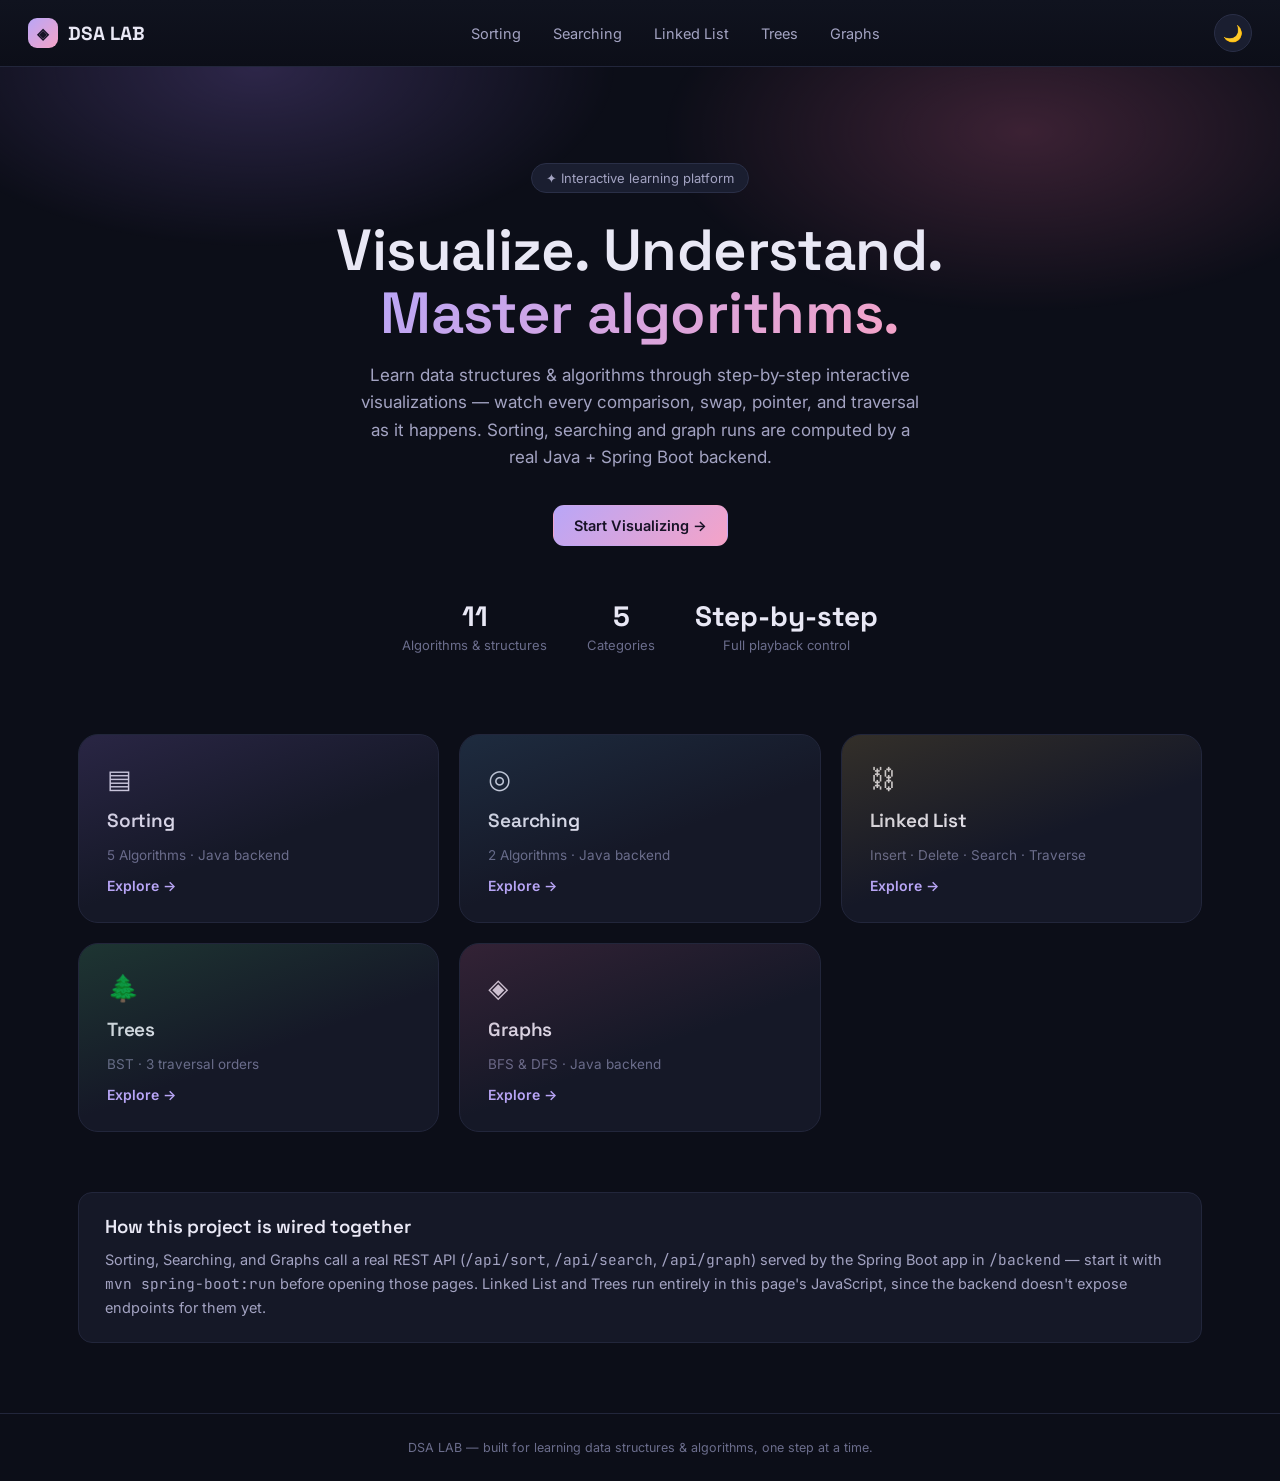
<file: frontend/index.html>
<!DOCTYPE html>
<html lang="en">
<head>
<meta charset="UTF-8">
<meta name="viewport" content="width=device-width, initial-scale=1.0">
<title>DSA LAB — Visualize. Understand. Master.</title>
<link rel="preconnect" href="https://fonts.googleapis.com">
<link rel="preconnect" href="https://fonts.gstatic.com" crossorigin>
<link href="https://fonts.googleapis.com/css2?family=Space+Grotesk:wght@400;500;600;700&family=Inter:wght@400;500;600;700&family=JetBrains+Mono:wght@400;500;600&display=swap" rel="stylesheet">
<link rel="stylesheet" href="css/style.css">
<link rel="stylesheet" href="css/dashboard.css">
</head>
<body>
<div class="shell">
  <header class="topbar">
    <a class="brand" href="index.html"><span class="mark">◈</span> DSA LAB</a>
    <nav class="mainnav" id="mainnav">
      <a href="pages/sorting.html" data-nav="sorting">Sorting</a>
      <a href="pages/searching.html" data-nav="searching">Searching</a>
      <a href="pages/linked-list.html" data-nav="linked-list">Linked List</a>
      <a href="pages/trees.html" data-nav="trees">Trees</a>
      <a href="pages/graphs.html" data-nav="graphs">Graphs</a>
    </nav>
    <div style="display:flex;align-items:center;">
      <button class="nav-toggle" onclick="toggleNav()" aria-label="Menu">☰</button>
      <button class="theme-toggle" id="themeToggle" onclick="toggleTheme()" aria-label="Toggle theme">🌙</button>
    </div>
  </header>

  <main class="viewport">
    <section class="hero">
      <div class="eyebrow-badge">✦ Interactive learning platform</div>
      <h1>Visualize. Understand.<br><span class="grad">Master algorithms.</span></h1>
      <p>Learn data structures &amp; algorithms through step-by-step interactive visualizations — watch every comparison, swap, pointer, and traversal as it happens. Sorting, searching and graph runs are computed by a real Java + Spring Boot backend.</p>
      <a class="btn btn-primary" href="pages/sorting.html">Start Visualizing →</a>
      <div class="hero-stats">
        <div class="hero-stat"><b>11</b><span>Algorithms &amp; structures</span></div>
        <div class="hero-stat"><b>5</b><span>Categories</span></div>
        <div class="hero-stat"><b>Step-by-step</b><span>Full playback control</span></div>
      </div>
    </section>

    <section class="cat-grid">
      <a class="cat-card sorting" href="pages/sorting.html">
        <div class="icon">▤</div>
        <h3>Sorting</h3>
        <div class="count">5 Algorithms · Java backend</div>
        <div class="go">Explore →</div>
      </a>
      <a class="cat-card searching" href="pages/searching.html">
        <div class="icon">◎</div>
        <h3>Searching</h3>
        <div class="count">2 Algorithms · Java backend</div>
        <div class="go">Explore →</div>
      </a>
      <a class="cat-card linked" href="pages/linked-list.html">
        <div class="icon">⛓</div>
        <h3>Linked List</h3>
        <div class="count">Insert · Delete · Search · Traverse</div>
        <div class="go">Explore →</div>
      </a>
      <a class="cat-card trees" href="pages/trees.html">
        <div class="icon">🌲</div>
        <h3>Trees</h3>
        <div class="count">BST · 3 traversal orders</div>
        <div class="go">Explore →</div>
      </a>
      <a class="cat-card graphs" href="pages/graphs.html">
        <div class="icon">◈</div>
        <h3>Graphs</h3>
        <div class="count">BFS &amp; DFS · Java backend</div>
        <div class="go">Explore →</div>
      </a>
    </section>

    <div class="container" style="padding-bottom:70px;">
      <div class="card" style="padding:22px 26px;">
        <h3 style="margin-bottom:10px;">How this project is wired together</h3>
        <p style="color:var(--text-dim);font-size:14.5px;line-height:1.65;margin:0;">
          Sorting, Searching, and Graphs call a real REST API (<code class="mono">/api/sort</code>, <code class="mono">/api/search</code>, <code class="mono">/api/graph</code>) served by the Spring Boot app in <code class="mono">/backend</code> — start it with <code class="mono">mvn spring-boot:run</code> before opening those pages. Linked List and Trees run entirely in this page's JavaScript, since the backend doesn't expose endpoints for them yet.
        </p>
      </div>
    </div>
  </main>

  <footer class="site-footer">DSA LAB — built for learning data structures &amp; algorithms, one step at a time.</footer>
</div>

<script src="js/app.js"></script>
<script>document.addEventListener('DOMContentLoaded', () => markActiveNav(''));</script>
</body>
</html>
</file>
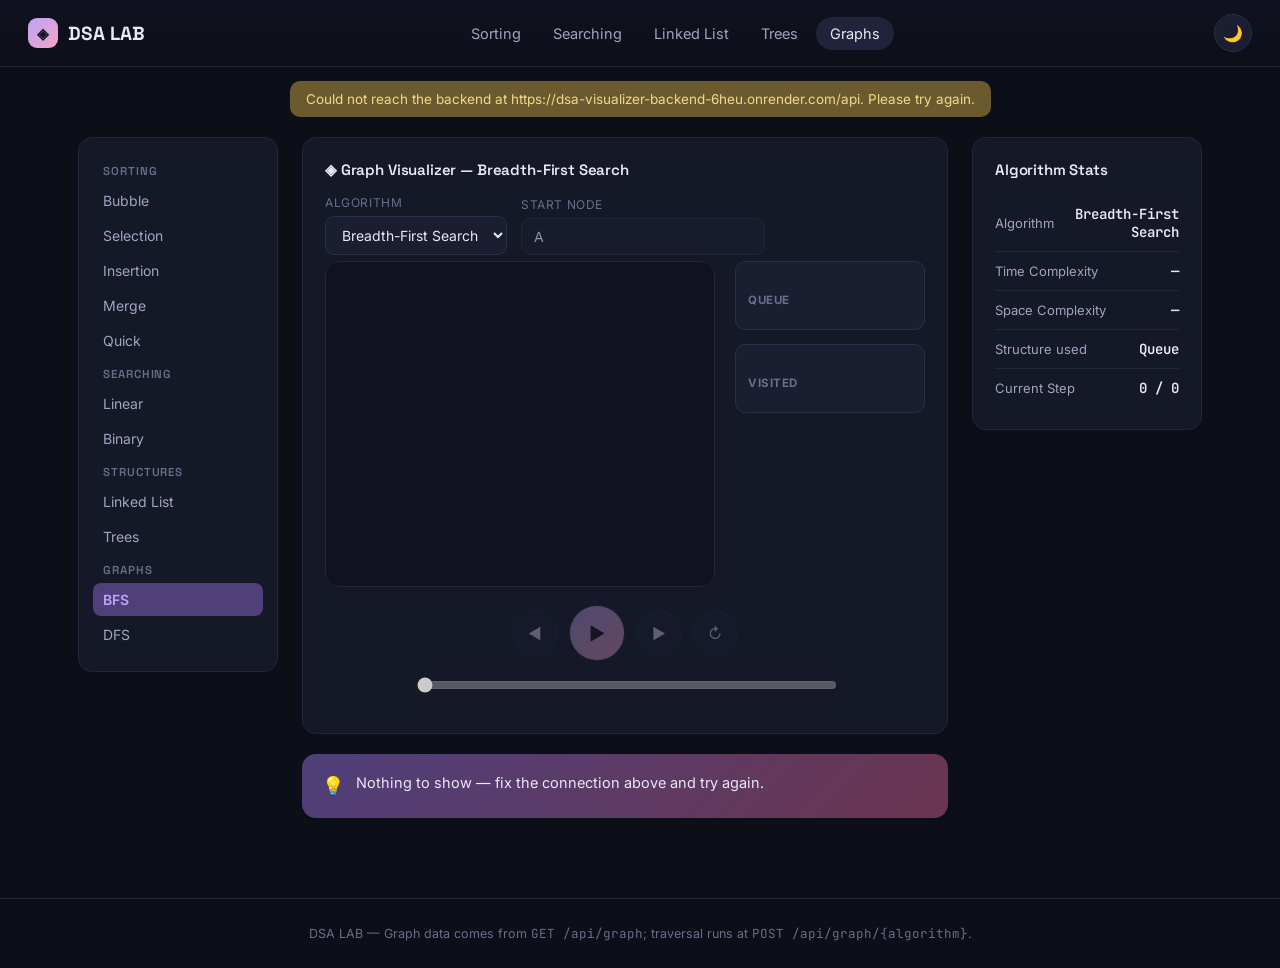
<file: frontend/pages/graphs.html>
<!DOCTYPE html>
<html lang="en">
<head>
<meta charset="UTF-8">
<meta name="viewport" content="width=device-width, initial-scale=1.0">
<title>Graph Visualizer — DSA LAB</title>
<link rel="preconnect" href="https://fonts.googleapis.com">
<link rel="preconnect" href="https://fonts.gstatic.com" crossorigin>
<link href="https://fonts.googleapis.com/css2?family=Space+Grotesk:wght@400;500;600;700&family=Inter:wght@400;500;600;700&family=JetBrains+Mono:wght@400;500;600&display=swap" rel="stylesheet">
<link rel="stylesheet" href="../css/style.css">
<link rel="stylesheet" href="../css/dashboard.css">
<link rel="stylesheet" href="../css/visualizer.css">
</head>
<body>
<div class="shell">
  <header class="topbar">
    <a class="brand" href="../index.html"><span class="mark">◈</span> DSA LAB</a>
    <nav class="mainnav" id="mainnav">
      <a href="sorting.html" data-nav="sorting">Sorting</a>
      <a href="searching.html" data-nav="searching">Searching</a>
      <a href="linked-list.html" data-nav="linked-list">Linked List</a>
      <a href="trees.html" data-nav="trees">Trees</a>
      <a href="graphs.html" data-nav="graphs">Graphs</a>
    </nav>
    <div style="display:flex;align-items:center;">
      <button class="nav-toggle" onclick="toggleNav()" aria-label="Menu">☰</button>
      <button class="theme-toggle" id="themeToggle" onclick="toggleTheme()" aria-label="Toggle theme">🌙</button>
    </div>
  </header>

  <div class="banner"><div class="banner-inner" id="errorBanner"></div></div>

  <main class="viewport">
    <div class="app-layout">
      <aside class="sidebar">
        <h4>Sorting</h4>
        <a href="sorting.html?algo=bubble">Bubble</a>
        <a href="sorting.html?algo=selection">Selection</a>
        <a href="sorting.html?algo=insertion">Insertion</a>
        <a href="sorting.html?algo=merge">Merge</a>
        <a href="sorting.html?algo=quick">Quick</a>
        <h4>Searching</h4>
        <a href="searching.html?algo=linear">Linear</a>
        <a href="searching.html?algo=binary">Binary</a>
        <h4>Structures</h4>
        <a href="linked-list.html">Linked List</a>
        <a href="trees.html">Trees</a>
        <h4>Graphs</h4>
        <a href="graphs.html?algo=bfs" data-algo="bfs">BFS</a>
        <a href="graphs.html?algo=dfs" data-algo="dfs">DFS</a>
      </aside>

      <div class="main-col">
        <div class="panel">
          <h3 id="vizTitle">◈ Graph Visualizer</h3>
          <div class="config-row">
            <div class="field">
              <label>Algorithm</label>
              <select id="algoSelect">
                <option value="bfs">Breadth-First Search</option>
                <option value="dfs">Depth-First Search</option>
              </select>
            </div>
            <div class="field"><label>Start node</label><input type="text" value="A" disabled style="min-width:60px;opacity:.6;"></div>
          </div>
          <div class="graph-wrap">
            <div class="graph-svg-box"><svg id="graphSvg" viewBox="0 0 430 340" style="width:100%;height:300px;"></svg></div>
            <div class="graph-side">
              <div class="ds-box">
                <h5 id="structLabel">Queue</h5>
                <div class="ds-items" id="dsItems"></div>
              </div>
              <div class="ds-box">
                <h5>Visited</h5>
                <div class="visited-line" id="visitedItems"></div>
              </div>
            </div>
          </div>
          <div class="controls">
            <div class="controls-row">
              <button class="ctl-btn" id="prevBtn">◀</button>
              <button class="ctl-btn play" id="playBtn">▶</button>
              <button class="ctl-btn" id="nextBtn">▶</button>
              <button class="ctl-btn" id="resetBtn">↻</button>
            </div>
            <div class="progress-track"><input type="range" id="stepSlider" min="0" max="0" value="0"></div>
            <div class="step-label" id="graphStepLabel"></div>
          </div>
        </div>
        <div class="explain-box"><span class="bulb">💡</span><span id="graphExplainText"></span></div>
      </div>

      <div class="panel stats-panel">
        <h3>Algorithm Stats</h3>
        <div class="stat-row"><span class="label">Algorithm</span><span class="value" id="metaName">—</span></div>
        <div class="stat-row"><span class="label">Time Complexity</span><span class="value" id="metaTime">—</span></div>
        <div class="stat-row"><span class="label">Space Complexity</span><span class="value" id="metaSpace">—</span></div>
        <div class="stat-row"><span class="label">Structure used</span><span class="value" id="structLabel2">Queue</span></div>
        <div class="stat-row"><span class="label">Current Step</span><span class="value" id="graphStatStep">0 / 0</span></div>
      </div>
    </div>
  </main>

  <footer class="site-footer">DSA LAB — Graph data comes from <code class="mono">GET /api/graph</code>; traversal runs at <code class="mono">POST /api/graph/&#123;algorithm&#125;</code>.</footer>
</div>

<script src="../js/app.js"></script>
<script src="../js/api.js"></script>
<script src="../js/graphs.js"></script>
</body>
</html>
</file>
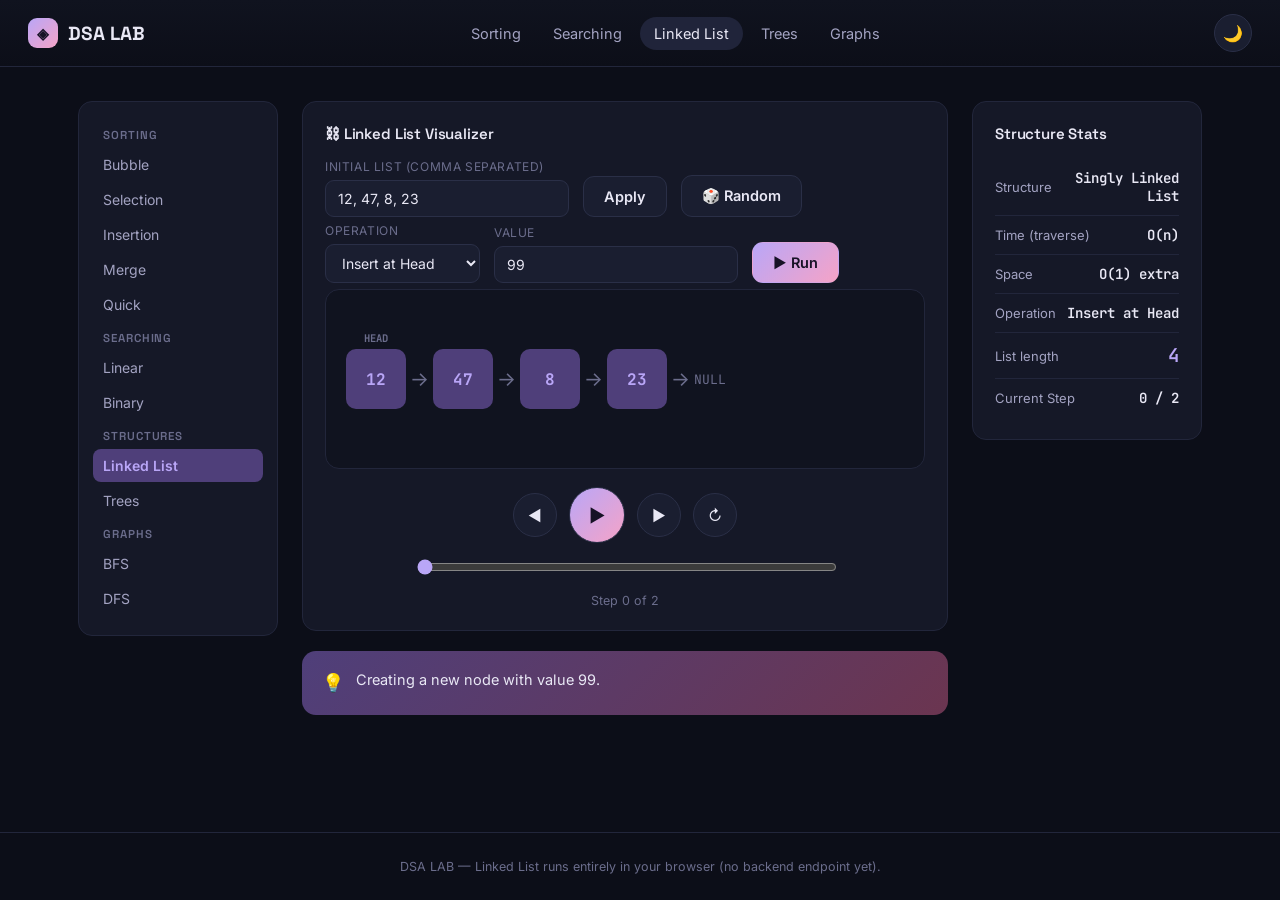
<file: frontend/pages/linked-list.html>
<!DOCTYPE html>
<html lang="en">
<head>
<meta charset="UTF-8">
<meta name="viewport" content="width=device-width, initial-scale=1.0">
<title>Linked List Visualizer — DSA LAB</title>
<link rel="preconnect" href="https://fonts.googleapis.com">
<link rel="preconnect" href="https://fonts.gstatic.com" crossorigin>
<link href="https://fonts.googleapis.com/css2?family=Space+Grotesk:wght@400;500;600;700&family=Inter:wght@400;500;600;700&family=JetBrains+Mono:wght@400;500;600&display=swap" rel="stylesheet">
<link rel="stylesheet" href="../css/style.css">
<link rel="stylesheet" href="../css/dashboard.css">
<link rel="stylesheet" href="../css/visualizer.css">
</head>
<body>
<div class="shell">
  <header class="topbar">
    <a class="brand" href="../index.html"><span class="mark">◈</span> DSA LAB</a>
    <nav class="mainnav" id="mainnav">
      <a href="sorting.html" data-nav="sorting">Sorting</a>
      <a href="searching.html" data-nav="searching">Searching</a>
      <a href="linked-list.html" data-nav="linked-list">Linked List</a>
      <a href="trees.html" data-nav="trees">Trees</a>
      <a href="graphs.html" data-nav="graphs">Graphs</a>
    </nav>
    <div style="display:flex;align-items:center;">
      <button class="nav-toggle" onclick="toggleNav()" aria-label="Menu">☰</button>
      <button class="theme-toggle" id="themeToggle" onclick="toggleTheme()" aria-label="Toggle theme">🌙</button>
    </div>
  </header>

  <div class="banner"><div class="banner-inner" id="errorBanner"></div></div>

  <main class="viewport">
    <div class="app-layout">
      <aside class="sidebar">
        <h4>Sorting</h4>
        <a href="sorting.html?algo=bubble">Bubble</a>
        <a href="sorting.html?algo=selection">Selection</a>
        <a href="sorting.html?algo=insertion">Insertion</a>
        <a href="sorting.html?algo=merge">Merge</a>
        <a href="sorting.html?algo=quick">Quick</a>
        <h4>Searching</h4>
        <a href="searching.html?algo=linear">Linear</a>
        <a href="searching.html?algo=binary">Binary</a>
        <h4>Structures</h4>
        <a href="linked-list.html" class="active">Linked List</a>
        <a href="trees.html">Trees</a>
        <h4>Graphs</h4>
        <a href="graphs.html?algo=bfs">BFS</a>
        <a href="graphs.html?algo=dfs">DFS</a>
      </aside>

      <div class="main-col">
        <div class="panel">
          <h3>⛓ Linked List Visualizer</h3>
          <div class="config-row">
            <div class="field">
              <label>Initial list (comma separated)</label>
              <input type="text" id="listInput" style="min-width:200px;">
            </div>
            <button class="btn btn-ghost" id="applyListBtn">Apply</button>
            <button class="btn btn-ghost" id="randomListBtn">🎲 Random</button>
          </div>
          <div class="config-row">
            <div class="field">
              <label>Operation</label>
              <select id="opSelect">
                <option value="insertHead">Insert at Head</option>
                <option value="insertTail">Insert at Tail</option>
                <option value="insertAt">Insert at Position</option>
                <option value="delete">Delete by Value</option>
                <option value="search">Search by Value</option>
                <option value="traverse">Traverse</option>
              </select>
            </div>
            <div class="field" id="valueField">
              <label>Value</label>
              <input type="number" id="valueInput" style="min-width:90px;">
            </div>
            <div class="field" id="positionField">
              <label>Position</label>
              <input type="number" id="positionInput" style="min-width:90px;" min="0">
            </div>
            <button class="btn btn-primary" id="runBtn">▶ Run</button>
          </div>
          <div class="list-viz" id="listViz"></div>
          <div class="controls">
            <div class="controls-row">
              <button class="ctl-btn" id="prevBtn">◀</button>
              <button class="ctl-btn play" id="playBtn">▶</button>
              <button class="ctl-btn" id="nextBtn">▶</button>
              <button class="ctl-btn" id="resetBtn">↻</button>
            </div>
            <div class="progress-track"><input type="range" id="stepSlider" min="0" max="0" value="0"></div>
            <div class="step-label" id="stepLabel"></div>
          </div>
        </div>
        <div class="explain-box"><span class="bulb">💡</span><span id="explainText"></span></div>
      </div>

      <div class="panel stats-panel">
        <h3>Structure Stats</h3>
        <div class="stat-row"><span class="label">Structure</span><span class="value">Singly Linked List</span></div>
        <div class="stat-row"><span class="label">Time (traverse)</span><span class="value">O(n)</span></div>
        <div class="stat-row"><span class="label">Space</span><span class="value">O(1) extra</span></div>
        <div class="stat-row"><span class="label">Operation</span><span class="value" id="statOp">—</span></div>
        <div class="stat-row"><span class="label">List length</span><span class="value big" id="statLen">0</span></div>
        <div class="stat-row"><span class="label">Current Step</span><span class="value" id="statStep">0 / 0</span></div>
      </div>
    </div>
  </main>

  <footer class="site-footer">DSA LAB — Linked List runs entirely in your browser (no backend endpoint yet).</footer>
</div>

<script src="../js/app.js"></script>
<script src="../js/api.js"></script>
<script src="../js/linked-list.js"></script>
</body>
</html>
</file>
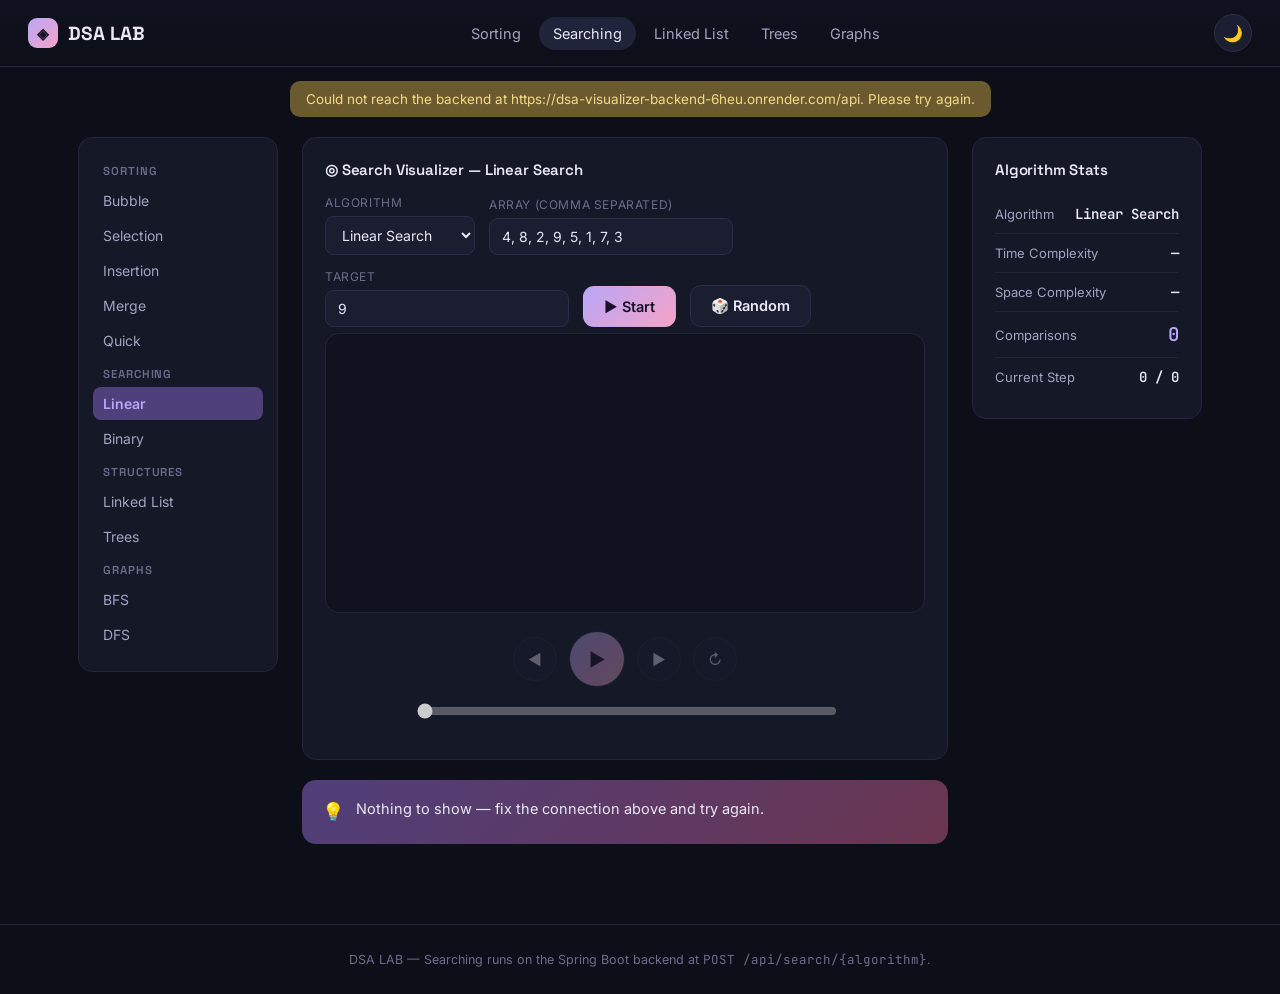
<file: frontend/pages/searching.html>
<!DOCTYPE html>
<html lang="en">
<head>
<meta charset="UTF-8">
<meta name="viewport" content="width=device-width, initial-scale=1.0">
<title>Searching Visualizer — DSA LAB</title>
<link rel="preconnect" href="https://fonts.googleapis.com">
<link rel="preconnect" href="https://fonts.gstatic.com" crossorigin>
<link href="https://fonts.googleapis.com/css2?family=Space+Grotesk:wght@400;500;600;700&family=Inter:wght@400;500;600;700&family=JetBrains+Mono:wght@400;500;600&display=swap" rel="stylesheet">
<link rel="stylesheet" href="../css/style.css">
<link rel="stylesheet" href="../css/dashboard.css">
<link rel="stylesheet" href="../css/visualizer.css">
</head>
<body>
<div class="shell">
  <header class="topbar">
    <a class="brand" href="../index.html"><span class="mark">◈</span> DSA LAB</a>
    <nav class="mainnav" id="mainnav">
      <a href="sorting.html" data-nav="sorting">Sorting</a>
      <a href="searching.html" data-nav="searching">Searching</a>
      <a href="linked-list.html" data-nav="linked-list">Linked List</a>
      <a href="trees.html" data-nav="trees">Trees</a>
      <a href="graphs.html" data-nav="graphs">Graphs</a>
    </nav>
    <div style="display:flex;align-items:center;">
      <button class="nav-toggle" onclick="toggleNav()" aria-label="Menu">☰</button>
      <button class="theme-toggle" id="themeToggle" onclick="toggleTheme()" aria-label="Toggle theme">🌙</button>
    </div>
  </header>

  <div class="banner"><div class="banner-inner" id="errorBanner"></div></div>

  <main class="viewport">
    <div class="app-layout">
      <aside class="sidebar">
        <h4>Sorting</h4>
        <a href="sorting.html?algo=bubble">Bubble</a>
        <a href="sorting.html?algo=selection">Selection</a>
        <a href="sorting.html?algo=insertion">Insertion</a>
        <a href="sorting.html?algo=merge">Merge</a>
        <a href="sorting.html?algo=quick">Quick</a>
        <h4>Searching</h4>
        <a href="searching.html?algo=linear" data-algo="linear">Linear</a>
        <a href="searching.html?algo=binary" data-algo="binary">Binary</a>
        <h4>Structures</h4>
        <a href="linked-list.html">Linked List</a>
        <a href="trees.html">Trees</a>
        <h4>Graphs</h4>
        <a href="graphs.html?algo=bfs">BFS</a>
        <a href="graphs.html?algo=dfs">DFS</a>
      </aside>

      <div class="main-col">
        <div class="panel">
          <h3 id="vizTitle">◎ Search Visualizer</h3>
          <div class="config-row">
            <div class="field">
              <label>Algorithm</label>
              <select id="algoSelect">
                <option value="linear">Linear Search</option>
                <option value="binary">Binary Search</option>
              </select>
            </div>
            <div class="field">
              <label>Array (comma separated)</label>
              <input type="text" id="arrInput" style="min-width:220px;">
            </div>
            <div class="field">
              <label>Target</label>
              <input type="number" id="targetInput" style="min-width:80px;">
            </div>
            <button class="btn btn-primary" id="startBtn">▶ Start</button>
            <button class="btn btn-ghost" id="randomBtn">🎲 Random</button>
          </div>
          <div class="viz-box" id="vizBox" style="align-items:center;"></div>
          <div class="controls">
            <div class="controls-row">
              <button class="ctl-btn" id="prevBtn">◀</button>
              <button class="ctl-btn play" id="playBtn">▶</button>
              <button class="ctl-btn" id="nextBtn">▶</button>
              <button class="ctl-btn" id="resetBtn">↻</button>
            </div>
            <div class="progress-track"><input type="range" id="stepSlider" min="0" max="0" value="0"></div>
            <div class="step-label" id="stepLabel"></div>
          </div>
        </div>
        <div class="explain-box"><span class="bulb">💡</span><span id="explainText"></span></div>
      </div>

      <div class="panel stats-panel">
        <h3>Algorithm Stats</h3>
        <div class="stat-row"><span class="label">Algorithm</span><span class="value" id="metaName">—</span></div>
        <div class="stat-row"><span class="label">Time Complexity</span><span class="value" id="metaTime">—</span></div>
        <div class="stat-row"><span class="label">Space Complexity</span><span class="value" id="metaSpace">—</span></div>
        <div class="stat-row"><span class="label">Comparisons</span><span class="value big" id="statComp">0</span></div>
        <div class="stat-row"><span class="label">Current Step</span><span class="value" id="statStep">0 / 0</span></div>
      </div>
    </div>
  </main>

  <footer class="site-footer">DSA LAB — Searching runs on the Spring Boot backend at <code class="mono">POST /api/search/&#123;algorithm&#125;</code>.</footer>
</div>

<script src="../js/app.js"></script>
<script src="../js/api.js"></script>
<script src="../js/searching.js"></script>
</body>
</html>
</file>
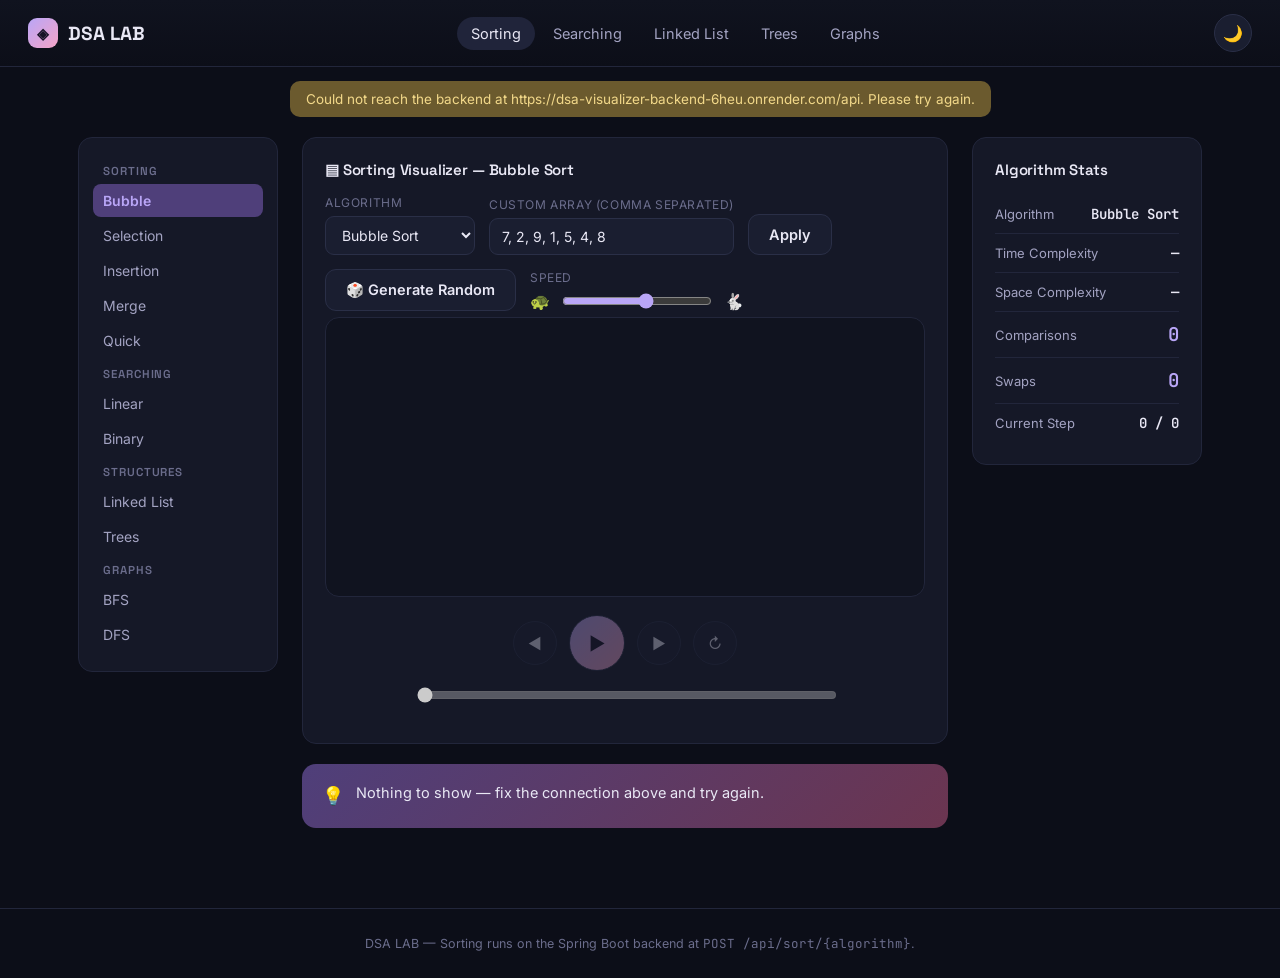
<file: frontend/pages/sorting.html>
<!DOCTYPE html>
<html lang="en">
<head>
<meta charset="UTF-8">
<meta name="viewport" content="width=device-width, initial-scale=1.0">
<title>Sorting Visualizer — DSA LAB</title>
<link rel="preconnect" href="https://fonts.googleapis.com">
<link rel="preconnect" href="https://fonts.gstatic.com" crossorigin>
<link href="https://fonts.googleapis.com/css2?family=Space+Grotesk:wght@400;500;600;700&family=Inter:wght@400;500;600;700&family=JetBrains+Mono:wght@400;500;600&display=swap" rel="stylesheet">
<link rel="stylesheet" href="../css/style.css">
<link rel="stylesheet" href="../css/dashboard.css">
<link rel="stylesheet" href="../css/visualizer.css">
</head>
<body>
<div class="shell">
  <header class="topbar">
    <a class="brand" href="../index.html"><span class="mark">◈</span> DSA LAB</a>
    <nav class="mainnav" id="mainnav">
      <a href="sorting.html" data-nav="sorting">Sorting</a>
      <a href="searching.html" data-nav="searching">Searching</a>
      <a href="linked-list.html" data-nav="linked-list">Linked List</a>
      <a href="trees.html" data-nav="trees">Trees</a>
      <a href="graphs.html" data-nav="graphs">Graphs</a>
    </nav>
    <div style="display:flex;align-items:center;">
      <button class="nav-toggle" onclick="toggleNav()" aria-label="Menu">☰</button>
      <button class="theme-toggle" id="themeToggle" onclick="toggleTheme()" aria-label="Toggle theme">🌙</button>
    </div>
  </header>

  <div class="banner"><div class="banner-inner" id="errorBanner"></div></div>

  <main class="viewport">
    <div class="app-layout">
      <aside class="sidebar">
        <h4>Sorting</h4>
        <a href="sorting.html?algo=bubble" data-algo="bubble">Bubble</a>
        <a href="sorting.html?algo=selection" data-algo="selection">Selection</a>
        <a href="sorting.html?algo=insertion" data-algo="insertion">Insertion</a>
        <a href="sorting.html?algo=merge" data-algo="merge">Merge</a>
        <a href="sorting.html?algo=quick" data-algo="quick">Quick</a>
        <h4>Searching</h4>
        <a href="searching.html?algo=linear">Linear</a>
        <a href="searching.html?algo=binary">Binary</a>
        <h4>Structures</h4>
        <a href="linked-list.html">Linked List</a>
        <a href="trees.html">Trees</a>
        <h4>Graphs</h4>
        <a href="graphs.html?algo=bfs">BFS</a>
        <a href="graphs.html?algo=dfs">DFS</a>
      </aside>

      <div class="main-col">
        <div class="panel">
          <h3 id="vizTitle">▤ Sorting Visualizer</h3>
          <div class="config-row">
            <div class="field">
              <label>Algorithm</label>
              <select id="algoSelect">
                <option value="bubble">Bubble Sort</option>
                <option value="selection">Selection Sort</option>
                <option value="insertion">Insertion Sort</option>
                <option value="merge">Merge Sort</option>
                <option value="quick">Quick Sort</option>
              </select>
            </div>
            <div class="field">
              <label>Custom array (comma separated)</label>
              <input type="text" id="customArr" style="min-width:220px;">
            </div>
            <button class="btn btn-ghost" id="applyBtn">Apply</button>
            <button class="btn btn-ghost" id="randomBtn">🎲 Generate Random</button>
            <div class="field">
              <label>Speed</label>
              <div class="slider-wrap"><span>🐢</span><input type="range" id="speedSlider" min="80" max="1000" value="600"><span>🐇</span></div>
            </div>
          </div>
          <div class="viz-box" id="vizBox"></div>
          <div class="controls">
            <div class="controls-row">
              <button class="ctl-btn" id="prevBtn">◀</button>
              <button class="ctl-btn play" id="playBtn">▶</button>
              <button class="ctl-btn" id="nextBtn">▶</button>
              <button class="ctl-btn" id="resetBtn">↻</button>
            </div>
            <div class="progress-track"><input type="range" id="stepSlider" min="0" max="0" value="0"></div>
            <div class="step-label" id="stepLabel"></div>
          </div>
        </div>
        <div class="explain-box"><span class="bulb">💡</span><span id="explainText"></span></div>
      </div>

      <div class="panel stats-panel">
        <h3>Algorithm Stats</h3>
        <div class="stat-row"><span class="label">Algorithm</span><span class="value" id="metaName">—</span></div>
        <div class="stat-row"><span class="label">Time Complexity</span><span class="value" id="metaTime">—</span></div>
        <div class="stat-row"><span class="label">Space Complexity</span><span class="value" id="metaSpace">—</span></div>
        <div class="stat-row"><span class="label">Comparisons</span><span class="value big" id="statComp">0</span></div>
        <div class="stat-row"><span class="label">Swaps</span><span class="value big" id="statSwap">0</span></div>
        <div class="stat-row"><span class="label">Current Step</span><span class="value" id="statStep">0 / 0</span></div>
      </div>
    </div>
  </main>

  <footer class="site-footer">DSA LAB — Sorting runs on the Spring Boot backend at <code class="mono">POST /api/sort/&#123;algorithm&#125;</code>.</footer>
</div>

<script src="../js/app.js"></script>
<script src="../js/api.js"></script>
<script src="../js/sorting.js"></script>
</body>
</html>
</file>
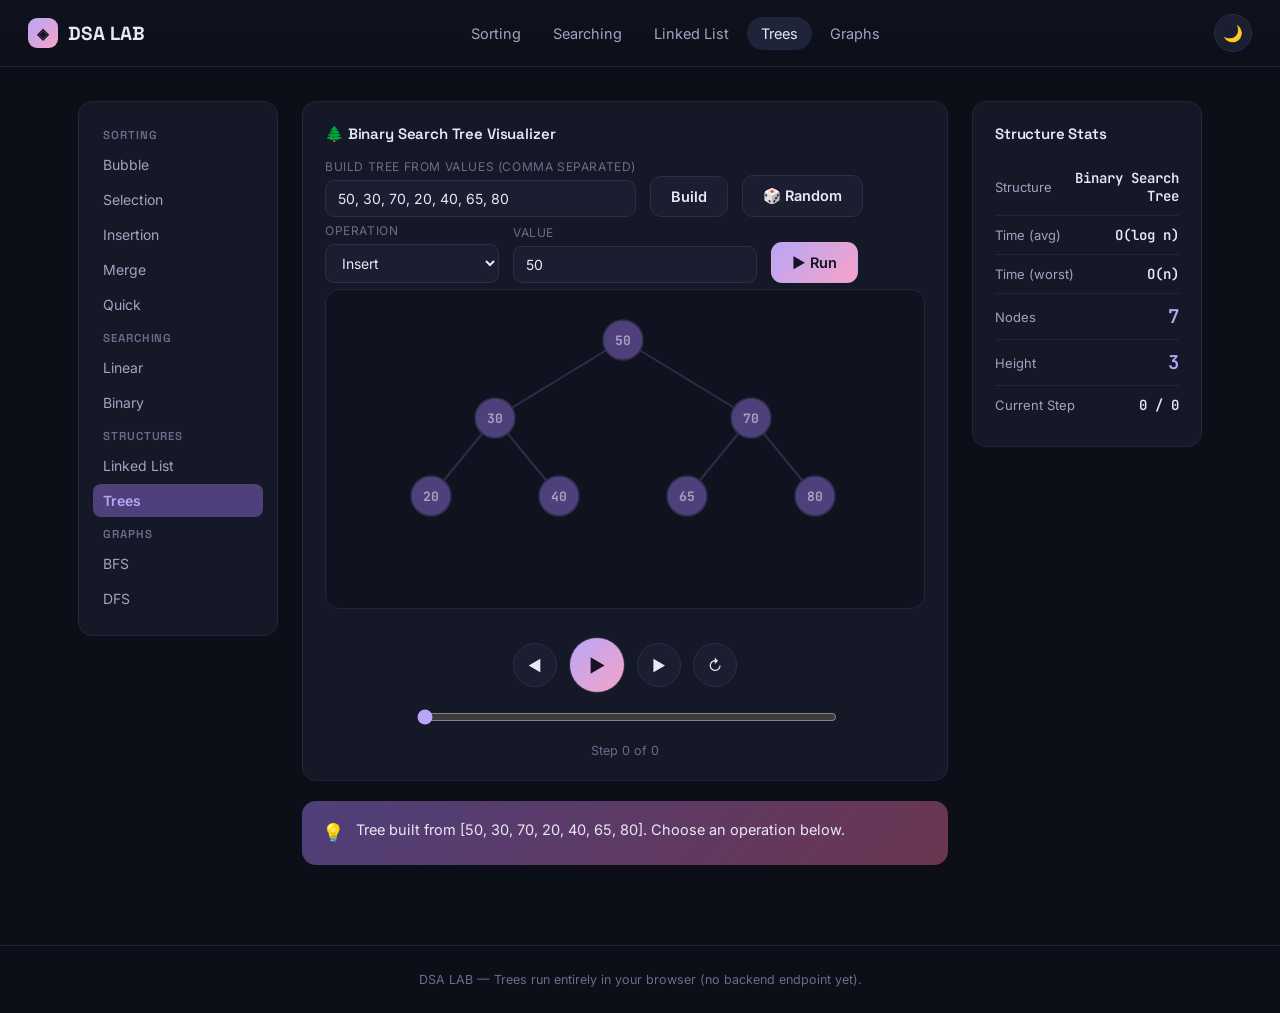
<file: frontend/pages/trees.html>
<!DOCTYPE html>
<html lang="en">
<head>
<meta charset="UTF-8">
<meta name="viewport" content="width=device-width, initial-scale=1.0">
<title>Tree Visualizer — DSA LAB</title>
<link rel="preconnect" href="https://fonts.googleapis.com">
<link rel="preconnect" href="https://fonts.gstatic.com" crossorigin>
<link href="https://fonts.googleapis.com/css2?family=Space+Grotesk:wght@400;500;600;700&family=Inter:wght@400;500;600;700&family=JetBrains+Mono:wght@400;500;600&display=swap" rel="stylesheet">
<link rel="stylesheet" href="../css/style.css">
<link rel="stylesheet" href="../css/dashboard.css">
<link rel="stylesheet" href="../css/visualizer.css">
</head>
<body>
<div class="shell">
  <header class="topbar">
    <a class="brand" href="../index.html"><span class="mark">◈</span> DSA LAB</a>
    <nav class="mainnav" id="mainnav">
      <a href="sorting.html" data-nav="sorting">Sorting</a>
      <a href="searching.html" data-nav="searching">Searching</a>
      <a href="linked-list.html" data-nav="linked-list">Linked List</a>
      <a href="trees.html" data-nav="trees">Trees</a>
      <a href="graphs.html" data-nav="graphs">Graphs</a>
    </nav>
    <div style="display:flex;align-items:center;">
      <button class="nav-toggle" onclick="toggleNav()" aria-label="Menu">☰</button>
      <button class="theme-toggle" id="themeToggle" onclick="toggleTheme()" aria-label="Toggle theme">🌙</button>
    </div>
  </header>

  <div class="banner"><div class="banner-inner" id="errorBanner"></div></div>

  <main class="viewport">
    <div class="app-layout">
      <aside class="sidebar">
        <h4>Sorting</h4>
        <a href="sorting.html?algo=bubble">Bubble</a>
        <a href="sorting.html?algo=selection">Selection</a>
        <a href="sorting.html?algo=insertion">Insertion</a>
        <a href="sorting.html?algo=merge">Merge</a>
        <a href="sorting.html?algo=quick">Quick</a>
        <h4>Searching</h4>
        <a href="searching.html?algo=linear">Linear</a>
        <a href="searching.html?algo=binary">Binary</a>
        <h4>Structures</h4>
        <a href="linked-list.html">Linked List</a>
        <a href="trees.html" class="active">Trees</a>
        <h4>Graphs</h4>
        <a href="graphs.html?algo=bfs">BFS</a>
        <a href="graphs.html?algo=dfs">DFS</a>
      </aside>

      <div class="main-col">
        <div class="panel">
          <h3>🌲 Binary Search Tree Visualizer</h3>
          <div class="config-row">
            <div class="field">
              <label>Build tree from values (comma separated)</label>
              <input type="text" id="buildInput" style="min-width:260px;">
            </div>
            <button class="btn btn-ghost" id="buildBtn">Build</button>
            <button class="btn btn-ghost" id="randomBuildBtn">🎲 Random</button>
          </div>
          <div class="config-row">
            <div class="field">
              <label>Operation</label>
              <select id="opSelect">
                <option value="insert">Insert</option>
                <option value="search">Search</option>
                <option value="inorder">Inorder Traversal</option>
                <option value="preorder">Preorder Traversal</option>
                <option value="postorder">Postorder Traversal</option>
              </select>
            </div>
            <div class="field" id="valueField">
              <label>Value</label>
              <input type="number" id="valueInput" style="min-width:90px;">
            </div>
            <button class="btn btn-primary" id="runBtn">▶ Run</button>
          </div>
          <div class="tree-svg-box" id="treeSvgBox">
            <svg id="treeSvg" viewBox="0 0 400 260" style="width:100%;"></svg>
          </div>
          <div class="tree-order-line" id="orderLine"></div>
          <div class="controls">
            <div class="controls-row">
              <button class="ctl-btn" id="prevBtn">◀</button>
              <button class="ctl-btn play" id="playBtn">▶</button>
              <button class="ctl-btn" id="nextBtn">▶</button>
              <button class="ctl-btn" id="resetBtn">↻</button>
            </div>
            <div class="progress-track"><input type="range" id="stepSlider" min="0" max="0" value="0"></div>
            <div class="step-label" id="stepLabel"></div>
          </div>
        </div>
        <div class="explain-box"><span class="bulb">💡</span><span id="explainText"></span></div>
      </div>

      <div class="panel stats-panel">
        <h3>Structure Stats</h3>
        <div class="stat-row"><span class="label">Structure</span><span class="value">Binary Search Tree</span></div>
        <div class="stat-row"><span class="label">Time (avg)</span><span class="value">O(log n)</span></div>
        <div class="stat-row"><span class="label">Time (worst)</span><span class="value">O(n)</span></div>
        <div class="stat-row"><span class="label">Nodes</span><span class="value big" id="statNodes">0</span></div>
        <div class="stat-row"><span class="label">Height</span><span class="value big" id="statHeight">0</span></div>
        <div class="stat-row"><span class="label">Current Step</span><span class="value" id="statStep">0 / 0</span></div>
      </div>
    </div>
  </main>

  <footer class="site-footer">DSA LAB — Trees run entirely in your browser (no backend endpoint yet).</footer>
</div>

<script src="../js/app.js"></script>
<script src="../js/api.js"></script>
<script src="../js/trees.js"></script>
</body>
</html>
</file>
<file: frontend/css/style.css>
/* =========================================================
   DSA LAB — style.css
   Base theme: variables, typography, header/nav, buttons,
   generic cards, footer, layout helpers, responsive base.
   ========================================================= */

:root{
  --bg:#0c0e18;
  --bg-alt:#10131f;
  --panel:#151827;
  --panel-2:#1a1e30;
  --panel-3:#20243a;
  --border:#2a2f47;
  --border-soft:#22263b;
  --text:#e9e8f5;
  --text-dim:#a3a3c2;
  --text-faint:#6b6d8c;

  --purple:#b9a6f7;
  --purple-dim:#4f3f7a;
  --pink:#f5a3c7;
  --pink-dim:#6b3550;
  --yellow:#f3d98a;
  --yellow-dim:#6b5a2e;
  --green:#8de3b0;
  --green-dim:#2e6b47;
  --blue:#8fc4f7;
  --blue-dim:#2e4f6b;

  --radius-sm:8px;
  --radius-md:14px;
  --radius-lg:20px;
  --shadow: 0 10px 30px rgba(0,0,0,.35);
}

:root[data-theme="light"]{
  --bg:#f4f3fb;
  --bg-alt:#eceafa;
  --panel:#ffffff;
  --panel-2:#f7f6fd;
  --panel-3:#efedfb;
  --border:#ddd9f5;
  --border-soft:#e6e3f9;
  --text:#211f36;
  --text-dim:#5c5a7a;
  --text-faint:#918fb0;

  --purple:#7c5cf0;
  --purple-dim:#e6ddfd;
  --pink:#e0568f;
  --pink-dim:#fadce9;
  --yellow:#b5860b;
  --yellow-dim:#faeecb;
  --green:#1f9d5c;
  --green-dim:#d6f3e3;
  --blue:#2f7fd6;
  --blue-dim:#dcecfc;
}

*{ box-sizing:border-box; }
html,body{ margin:0; padding:0; }
body{
  background:var(--bg);
  color:var(--text);
  font-family:'Inter',system-ui,sans-serif;
  min-height:100vh;
  -webkit-font-smoothing:antialiased;
}
::selection{ background:var(--purple-dim); color:var(--text); }
a{ color:inherit; text-decoration:none; }
button, select, input{ font-family:inherit; }
::-webkit-scrollbar{ width:10px; height:10px; }
::-webkit-scrollbar-track{ background:transparent; }
::-webkit-scrollbar-thumb{ background:var(--border); border-radius:8px; }

h1,h2,h3,h4{ font-family:'Space Grotesk', sans-serif; margin:0; font-weight:600; letter-spacing:-0.01em; }
code, .mono{ font-family:'JetBrains Mono', monospace; }

.shell{ display:flex; flex-direction:column; min-height:100vh; }

/* ===== Header / nav ===== */
header.topbar{
  display:flex; align-items:center; justify-content:space-between;
  padding:14px 28px;
  border-bottom:1px solid var(--border-soft);
  background:linear-gradient(180deg, var(--bg-alt), var(--bg));
  position:sticky; top:0; z-index:50;
  backdrop-filter:blur(8px);
}
.brand{ display:flex; align-items:center; gap:10px; font-family:'Space Grotesk',sans-serif; font-weight:700; font-size:19px; }
.brand .mark{
  display:inline-flex; align-items:center; justify-content:center;
  width:30px; height:30px; border-radius:9px;
  background:linear-gradient(135deg, var(--purple), var(--pink));
  color:#161326; font-size:15px;
}
nav.mainnav{ display:flex; align-items:center; gap:4px; }
nav.mainnav a{
  padding:8px 14px; border-radius:999px; font-size:14.5px; color:var(--text-dim);
  transition:background .15s, color .15s;
}
nav.mainnav a:hover{ color:var(--text); background:var(--panel-2); }
nav.mainnav a.active{ color:var(--text); background:var(--panel-3); }
.theme-toggle{
  width:38px; height:38px; border-radius:50%; border:1px solid var(--border);
  background:var(--panel-2); color:var(--text); cursor:pointer; font-size:16px;
  display:flex; align-items:center; justify-content:center; margin-left:8px;
  transition:transform .15s;
}
.theme-toggle:hover{ transform:scale(1.06); }
.nav-toggle{ display:none; background:none; border:1px solid var(--border); color:var(--text); border-radius:8px; width:38px; height:38px; cursor:pointer; }

main.viewport{ flex:1; }

/* ===== Generic components ===== */
.container{ max-width:1180px; margin:0 auto; padding:0 28px; }
.btn{
  display:inline-flex; align-items:center; gap:8px; justify-content:center;
  padding:11px 20px; border-radius:11px; border:1px solid transparent;
  font-size:14.5px; font-weight:600; cursor:pointer; transition:filter .15s, transform .1s;
}
.btn:active{ transform:scale(.97); }
.btn-primary{ background:linear-gradient(135deg, var(--purple), var(--pink)); color:#171226; }
.btn-primary:hover{ filter:brightness(1.08); }
.btn-ghost{ background:var(--panel-2); color:var(--text); border-color:var(--border); }
.btn-ghost:hover{ background:var(--panel-3); }
.btn:disabled{ opacity:.4; cursor:not-allowed; }

.pill{ display:inline-block; padding:4px 11px; border-radius:999px; font-size:12px; font-weight:600; }
.pill-purple{ background:var(--purple-dim); color:var(--purple); }
.pill-green{ background:var(--green-dim); color:var(--green); }
.pill-blue{ background:var(--blue-dim); color:var(--blue); }

.card{ background:var(--panel); border:1px solid var(--border-soft); border-radius:var(--radius-md); }

.page-head{ padding:34px 28px 8px; max-width:1180px; margin:0 auto; }
.page-head h1{ font-size:28px; margin-bottom:6px; }
.page-head p{ color:var(--text-dim); font-size:14.5px; }

.banner{
  max-width:1180px; margin:14px auto 0; padding:0 28px;
}
.banner-inner{
  background:var(--yellow-dim); color:var(--yellow); border-radius:10px;
  padding:10px 16px; font-size:13.5px; display:none;
}
.banner-inner.show{ display:block; }

footer.site-footer{ text-align:center; padding:26px; color:var(--text-faint); font-size:12.5px; border-top:1px solid var(--border-soft); }

@media (max-width:820px){
  nav.mainnav{
    position:absolute; top:60px; right:16px; left:16px;
    background:var(--panel); border:1px solid var(--border-soft); border-radius:var(--radius-md);
    flex-direction:column; align-items:stretch; padding:8px; gap:2px;
    box-shadow:var(--shadow); display:none;
  }
  nav.mainnav.open{ display:flex; }
  nav.mainnav a{ padding:10px 14px; }
  .nav-toggle{ display:flex; align-items:center; justify-content:center; }
}
@media (max-width:640px){
  .container, .page-head{ padding-left:16px; padding-right:16px; }
}
</file>
<file: frontend/css/dashboard.css>
/* =========================================================
   DSA LAB — dashboard.css
   Home page hero, category cards, and the small "algorithm
   picker" cards reused at the top of each visualizer page.
   ========================================================= */

.hero{ padding:96px 28px 60px; text-align:center; position:relative; overflow:hidden; }
.hero::before{
  content:''; position:absolute; inset:0; z-index:-1;
  background:
    radial-gradient(600px 300px at 20% 0%, var(--purple-dim) 0%, transparent 60%),
    radial-gradient(600px 300px at 80% 10%, var(--pink-dim) 0%, transparent 60%);
  opacity:.5;
}
.eyebrow-badge{
  display:inline-flex; align-items:center; gap:8px; padding:6px 14px; border-radius:999px;
  background:var(--panel-2); border:1px solid var(--border); color:var(--text-dim); font-size:13px; margin-bottom:26px;
}
.hero h1{ font-size:clamp(36px,6vw,58px); line-height:1.08; margin:0 auto 18px; max-width:820px; }
.hero h1 .grad{ background:linear-gradient(135deg,var(--purple),var(--pink)); -webkit-background-clip:text; background-clip:text; color:transparent; }
.hero p{ font-size:17px; color:var(--text-dim); max-width:560px; margin:0 auto 34px; line-height:1.6; }
.hero-stats{ display:flex; gap:40px; justify-content:center; margin-top:52px; flex-wrap:wrap; }
.hero-stat b{ display:block; font-family:'Space Grotesk',sans-serif; font-size:28px; }
.hero-stat span{ color:var(--text-faint); font-size:13px; }

.cat-grid{ display:grid; grid-template-columns:repeat(3,1fr); gap:20px; padding:20px 28px 60px; max-width:1180px; margin:0 auto; }
@media(max-width:900px){ .cat-grid{ grid-template-columns:repeat(2,1fr); } }
@media(max-width:640px){ .cat-grid{ grid-template-columns:1fr; } .hero-stats{ gap:26px; } }

.cat-card{
  padding:28px; border-radius:var(--radius-lg); position:relative; overflow:hidden;
  border:1px solid var(--border-soft); background:var(--panel);
  transition:transform .18s, border-color .18s;
  display:flex; flex-direction:column; gap:14px; min-height:180px;
}
.cat-card:hover{ transform:translateY(-4px); border-color:var(--border); }
.cat-card .icon{ font-size:26px; }
.cat-card h3{ font-size:19px; }
.cat-card .count{ color:var(--text-faint); font-size:13.5px; }
.cat-card .go{ margin-top:auto; color:var(--purple); font-weight:600; font-size:14px; display:flex; align-items:center; gap:6px; }
.cat-card.sorting::after{ content:''; position:absolute; inset:0; background:linear-gradient(160deg, var(--purple-dim), transparent 55%); opacity:.35; pointer-events:none; }
.cat-card.searching::after{ content:''; position:absolute; inset:0; background:linear-gradient(160deg, var(--blue-dim), transparent 55%); opacity:.35; pointer-events:none; }
.cat-card.graphs::after{ content:''; position:absolute; inset:0; background:linear-gradient(160deg, var(--pink-dim), transparent 55%); opacity:.35; pointer-events:none; }
.cat-card.linked::after{ content:''; position:absolute; inset:0; background:linear-gradient(160deg, var(--yellow-dim), transparent 55%); opacity:.35; pointer-events:none; }
.cat-card.trees::after{ content:''; position:absolute; inset:0; background:linear-gradient(160deg, var(--green-dim), transparent 55%); opacity:.35; pointer-events:none; }

/* algorithm picker chips, used at top of each visualizer page */
.algo-picker{ display:flex; flex-wrap:wrap; gap:8px; margin-bottom:4px; }
.algo-chip{
  padding:8px 16px; border-radius:999px; font-size:13.5px; font-weight:600;
  background:var(--panel-2); border:1px solid var(--border); color:var(--text-dim);
  cursor:pointer; transition:background .15s, color .15s, border-color .15s;
}
.algo-chip:hover{ color:var(--text); }
.algo-chip.active{ background:var(--purple-dim); color:var(--purple); border-color:transparent; }

.algo-cards{ display:grid; grid-template-columns:repeat(auto-fill,minmax(190px,1fr)); gap:14px; }
.algo-card{
  background:var(--panel); border:1px solid var(--border-soft); border-radius:var(--radius-md);
  padding:18px; display:flex; flex-direction:column; gap:10px; transition:transform .15s, border-color .15s;
}
.algo-card:hover{ transform:translateY(-3px); border-color:var(--border); }
.algo-card h4{ font-size:15.5px; }
.algo-card .complexity{ font-family:'JetBrains Mono',monospace; font-size:12.5px; color:var(--text-faint); }
</file>
<file: frontend/css/visualizer.css>
/* =========================================================
   DSA LAB — visualizer.css
   Everything specific to the interactive visualizer pages:
   layout, config controls, bars/boxes, playback controls,
   stats + explanation panels, graph SVG, linked list, trees.
   ========================================================= */

.app-layout{ display:flex; max-width:1180px; margin:0 auto; padding:20px 28px 80px; gap:24px; align-items:flex-start; }
aside.sidebar{
  width:200px; flex-shrink:0; position:sticky; top:80px;
  background:var(--panel); border:1px solid var(--border-soft); border-radius:var(--radius-md);
  padding:18px 14px;
}
.sidebar h4{ font-size:11.5px; text-transform:uppercase; letter-spacing:.08em; color:var(--text-faint); padding:8px 10px 6px; }
.sidebar a{
  display:block; padding:8px 10px; border-radius:8px; font-size:14px; color:var(--text-dim); margin-bottom:2px;
  transition:background .15s,color .15s;
}
.sidebar a:hover{ background:var(--panel-2); color:var(--text); }
.sidebar a.active{ background:var(--purple-dim); color:var(--purple); font-weight:600; }
@media(max-width:960px){ aside.sidebar{ display:none; } }

.main-col{ flex:1; min-width:0; display:flex; flex-direction:column; gap:20px; }

.panel{ background:var(--panel); border:1px solid var(--border-soft); border-radius:var(--radius-md); padding:22px; }
.panel h3{ font-size:15px; margin-bottom:16px; display:flex; align-items:center; gap:8px; }
.stats-panel{ width:230px; flex-shrink:0; }
@media(max-width:960px){ .app-layout{ flex-wrap:wrap; } .stats-panel{ width:100%; order:3; } }

/* ===== Config row ===== */
.config-row{ display:flex; flex-wrap:wrap; gap:14px; align-items:flex-end; margin-bottom:6px; }
.field{ display:flex; flex-direction:column; gap:6px; }
.field label{ font-size:12px; color:var(--text-faint); text-transform:uppercase; letter-spacing:.05em; }
select, .field input[type=text], .field input[type=number]{
  background:var(--panel-2); border:1px solid var(--border); color:var(--text);
  padding:9px 12px; border-radius:9px; font-size:14px; min-width:150px;
}
select:focus, .field input:focus{ outline:2px solid var(--purple-dim); }
.slider-wrap{ display:flex; align-items:center; gap:10px; }
input[type=range]{ accent-color:var(--purple); width:150px; }

/* ===== Bars viz (sorting) ===== */
.viz-box{
  background:var(--bg-alt); border:1px solid var(--border-soft); border-radius:var(--radius-md);
  padding:26px 20px 16px; min-height:280px; display:flex; align-items:flex-end; justify-content:center; gap:8px;
  overflow-x:auto;
}
.bar-col{ display:flex; flex-direction:column; align-items:center; gap:8px; min-width:34px; }
.bar{
  width:34px; border-radius:6px 6px 3px 3px; background:var(--purple-dim);
  display:flex; align-items:flex-start; justify-content:center; padding-top:4px;
  transition:height .28s ease, background .2s ease; position:relative;
}
.bar span{ font-size:11.5px; color:var(--bg); font-weight:700; font-family:'JetBrains Mono',monospace; }
.bar.normal{ background:var(--purple); }
.bar.comparing{ background:var(--yellow); }
.bar.swapping{ background:var(--pink); }
.bar.sorted{ background:var(--green); }
.bar.pivot{ background:var(--blue); }
.bar-idx{ font-size:11px; color:var(--text-faint); font-family:'JetBrains Mono',monospace; }

/* ===== Search boxes ===== */
.box-row{ display:flex; gap:10px; flex-wrap:wrap; justify-content:center; padding:20px; }
.box{
  width:52px; height:52px; border-radius:10px; background:var(--purple-dim); color:var(--purple);
  display:flex; align-items:center; justify-content:center; font-family:'JetBrains Mono',monospace; font-weight:700; font-size:16px;
  border:2px solid transparent; transition:all .2s ease; position:relative;
}
.box.comparing{ background:var(--yellow-dim); color:var(--yellow); border-color:var(--yellow); }
.box.found{ background:var(--green-dim); color:var(--green); border-color:var(--green); }
.box.eliminated{ opacity:.25; }
.box .tag{ position:absolute; top:-22px; font-size:10.5px; color:var(--text-faint); }

/* ===== Playback controls (shared) ===== */
.controls{ display:flex; flex-direction:column; gap:14px; align-items:center; margin-top:18px; }
.controls-row{ display:flex; align-items:center; gap:12px; }
.ctl-btn{
  width:44px; height:44px; border-radius:50%; border:1px solid var(--border); background:var(--panel-2);
  color:var(--text); font-size:15px; cursor:pointer; display:flex; align-items:center; justify-content:center;
  transition:background .15s, transform .1s;
}
.ctl-btn:hover{ background:var(--panel-3); }
.ctl-btn:active{ transform:scale(.94); }
.ctl-btn:disabled{ opacity:.35; cursor:not-allowed; }
.ctl-btn.play{ width:56px; height:56px; background:linear-gradient(135deg,var(--purple),var(--pink)); color:#171226; font-size:18px; }
.progress-track{ width:100%; max-width:420px; }
.progress-track input[type=range]{ width:100%; }
.step-label{ font-size:12.5px; color:var(--text-faint); text-align:center; }

/* ===== Stats panel ===== */
.stat-row{ display:flex; justify-content:space-between; align-items:center; padding:10px 0; border-bottom:1px solid var(--border-soft); gap:10px; }
.stat-row:last-child{ border-bottom:none; }
.stat-row .label{ font-size:13px; color:var(--text-dim); }
.stat-row .value{ font-family:'JetBrains Mono',monospace; font-weight:600; font-size:14px; text-align:right; }
.stat-row .value.big{ font-size:19px; color:var(--purple); }

.explain-box{
  background:linear-gradient(135deg, var(--purple-dim), var(--pink-dim));
  border-radius:var(--radius-md); padding:18px 20px; font-size:14.5px; line-height:1.55; color:var(--text);
  display:flex; gap:12px; align-items:flex-start;
}
.explain-box .bulb{ font-size:18px; flex-shrink:0; }

.loading-line{ color:var(--text-faint); font-size:13.5px; padding:10px 0; }
.error-line{ color:var(--pink); font-size:13.5px; padding:10px 0; }

/* ===== Graph viz ===== */
.graph-wrap{ display:flex; gap:20px; flex-wrap:wrap; }
.graph-svg-box{ flex:1; min-width:260px; background:var(--bg-alt); border:1px solid var(--border-soft); border-radius:var(--radius-md); padding:10px; }
.graph-side{ width:190px; flex-shrink:0; }
.ds-box{ background:var(--panel-2); border:1px solid var(--border); border-radius:10px; padding:12px; margin-bottom:14px; }
.ds-box h5{ font-size:11.5px; text-transform:uppercase; color:var(--text-faint); margin-bottom:10px; letter-spacing:.05em; }
.ds-items{ display:flex; flex-direction:column-reverse; gap:6px; }
.ds-items.queue-dir{ flex-direction:row; flex-wrap:wrap; }
.ds-chip{ background:var(--blue-dim); color:var(--blue); font-family:'JetBrains Mono',monospace; font-weight:700; padding:6px 10px; border-radius:7px; font-size:13px; text-align:center; }
.visited-line{ display:flex; flex-wrap:wrap; gap:6px; }
.visited-chip{ background:var(--green-dim); color:var(--green); font-family:'JetBrains Mono',monospace; font-weight:700; padding:5px 9px; border-radius:7px; font-size:12.5px; }

/* ===== Linked list viz ===== */
.list-viz{
  background:var(--bg-alt); border:1px solid var(--border-soft); border-radius:var(--radius-md);
  padding:36px 20px; min-height:180px; display:flex; align-items:center; gap:4px; overflow-x:auto;
}
.ll-node{ display:flex; align-items:center; gap:4px; flex-shrink:0; }
.ll-box{
  width:60px; height:60px; border-radius:10px; background:var(--purple-dim); color:var(--purple);
  display:flex; align-items:center; justify-content:center; font-family:'JetBrains Mono',monospace;
  font-weight:700; font-size:16px; border:2px solid transparent; position:relative; transition:all .2s ease;
}
.ll-box.current{ background:var(--yellow-dim); color:var(--yellow); border-color:var(--yellow); }
.ll-box.found{ background:var(--green-dim); color:var(--green); border-color:var(--green); }
.ll-box.new{ background:var(--pink-dim); color:var(--pink); border-color:var(--pink); }
.ll-box .head-tag{ position:absolute; top:-20px; font-size:10.5px; color:var(--text-faint); left:50%; transform:translateX(-50%); white-space:nowrap; }
.ll-arrow{ color:var(--text-faint); font-size:20px; flex-shrink:0; }
.ll-null{ color:var(--text-faint); font-family:'JetBrains Mono',monospace; font-size:13px; flex-shrink:0; }
.ll-empty{ color:var(--text-faint); font-size:14px; }

/* ===== Tree viz ===== */
.tree-svg-box{
  background:var(--bg-alt); border:1px solid var(--border-soft); border-radius:var(--radius-md);
  padding:10px; min-height:320px; overflow-x:auto;
}
.tree-order-line{ display:flex; flex-wrap:wrap; gap:6px; margin-top:10px; }
.tree-order-chip{
  background:var(--panel-3); color:var(--text-dim); font-family:'JetBrains Mono',monospace; font-weight:700;
  padding:5px 10px; border-radius:7px; font-size:12.5px; border:1px solid var(--border);
}
.tree-order-chip.visited{ background:var(--green-dim); color:var(--green); border-color:transparent; }

.checkrow{ display:flex; gap:14px; flex-wrap:wrap; margin-bottom:16px; }
.checkrow label{ display:flex; align-items:center; gap:7px; font-size:13.5px; background:var(--panel-2); padding:7px 12px; border-radius:9px; border:1px solid var(--border); cursor:pointer; }
</file>
